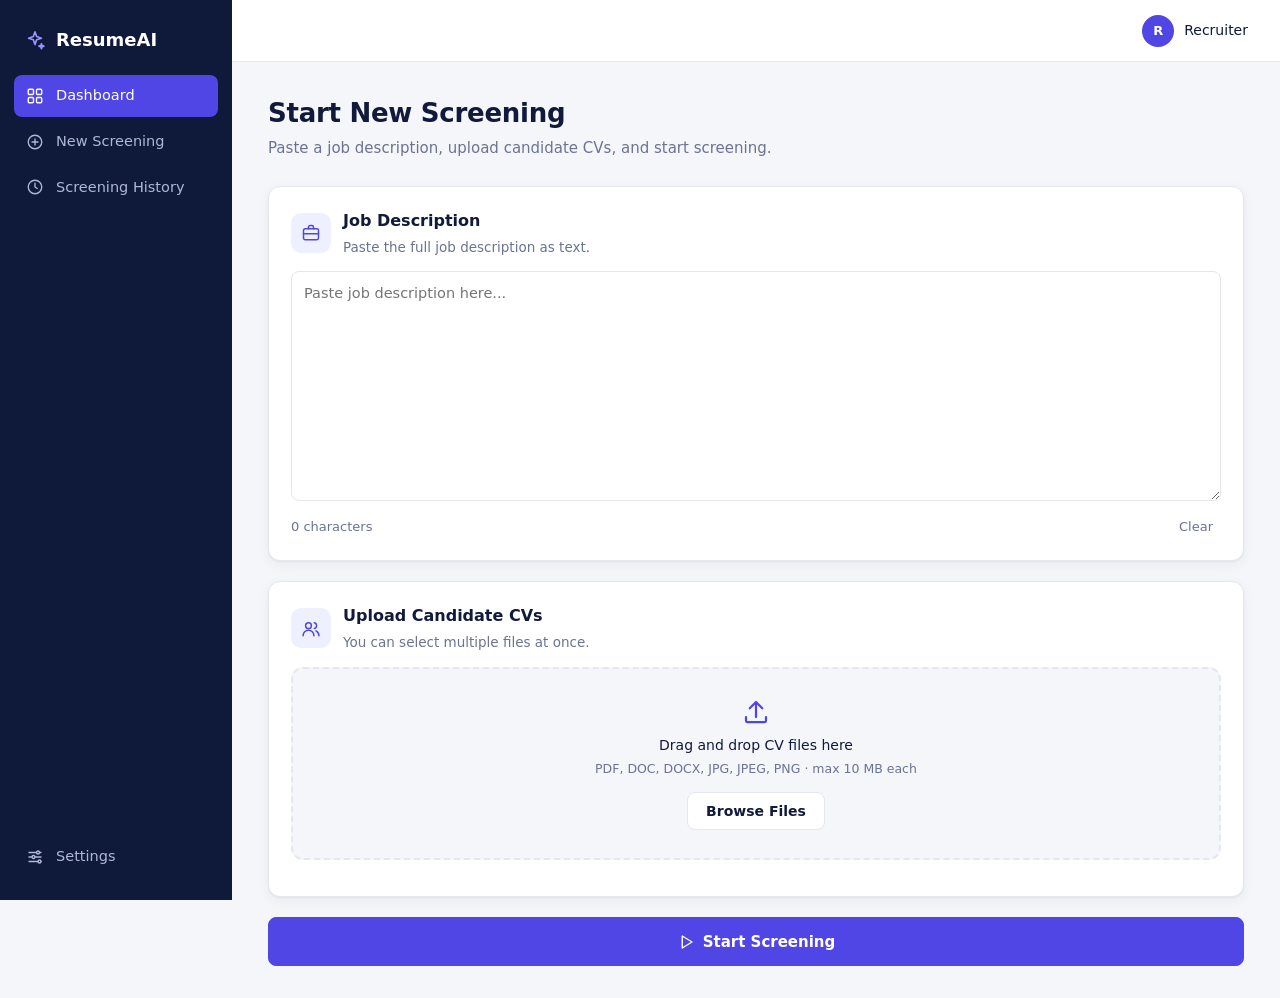
<file: frontend/index.html>
<!DOCTYPE html>
<html lang="en">
<head>
  <meta charset="UTF-8">
  <meta name="viewport" content="width=device-width, initial-scale=1.0">
  <title>Dashboard · ResumeAI</title>
  <link rel="stylesheet" href="style.css">
  <script src="script.js" defer></script>
</head>
<body data-page="dashboard">
  <div class="app">
    <aside class="sidebar" id="sidebar"></aside>

    <div class="main">
      <header class="topbar">
        <div class="user-chip"><span class="avatar" id="userAvatar">R</span><span id="userName">Recruiter</span></div>
      </header>

      <main class="content" id="new">
        <h1 class="page-title">Start New Screening</h1>
        <p class="page-subtitle">Paste a job description, upload candidate CVs, and start screening.</p>

        <div id="formMessage" class="hidden"></div>

        <div class="stack">
          <!-- Job description: TEXT ONLY -->
          <section class="card">
            <div class="card-head">
              <span class="card-icon"><i data-icon="briefcase"></i></span>
              <div>
                <h2 class="card-title">Job Description</h2>
                <p class="card-desc" style="margin:0">Paste the full job description as text.</p>
              </div>
            </div>
            <textarea id="jobDescription" placeholder="Paste job description here..." aria-label="Job description"></textarea>
            <div class="textarea-meta">
              <span><span id="charCount">0</span> characters</span>
              <button type="button" class="btn btn-text" id="clearJd">Clear</button>
            </div>
          </section>

          <!-- CV upload -->
          <section class="card">
            <div class="card-head">
              <span class="card-icon"><i data-icon="users"></i></span>
              <div>
                <h2 class="card-title">Upload Candidate CVs</h2>
                <p class="card-desc" style="margin:0">You can select multiple files at once.</p>
              </div>
            </div>

            <div class="dropzone" id="dropzone">
              <i data-icon="upload"></i>
              <p>Drag and drop CV files here</p>
              <p class="hint" id="formatHint">PDF, DOC, DOCX, JPG, JPEG, PNG</p>
              <button type="button" class="btn" id="browseBtn">Browse Files</button>
              <input type="file" id="fileInput" multiple class="hidden" accept=".pdf,.doc,.docx,.jpg,.jpeg,.png">
            </div>

            <div class="file-count" id="fileCount"></div>
            <ul class="file-list" id="fileList"></ul>
          </section>

          <button type="button" class="btn btn-primary btn-lg" id="startBtn"><i data-icon="play"></i> Start Screening</button>
        </div>
      </main>
    </div>
  </div>
</body>
</html>
</file>
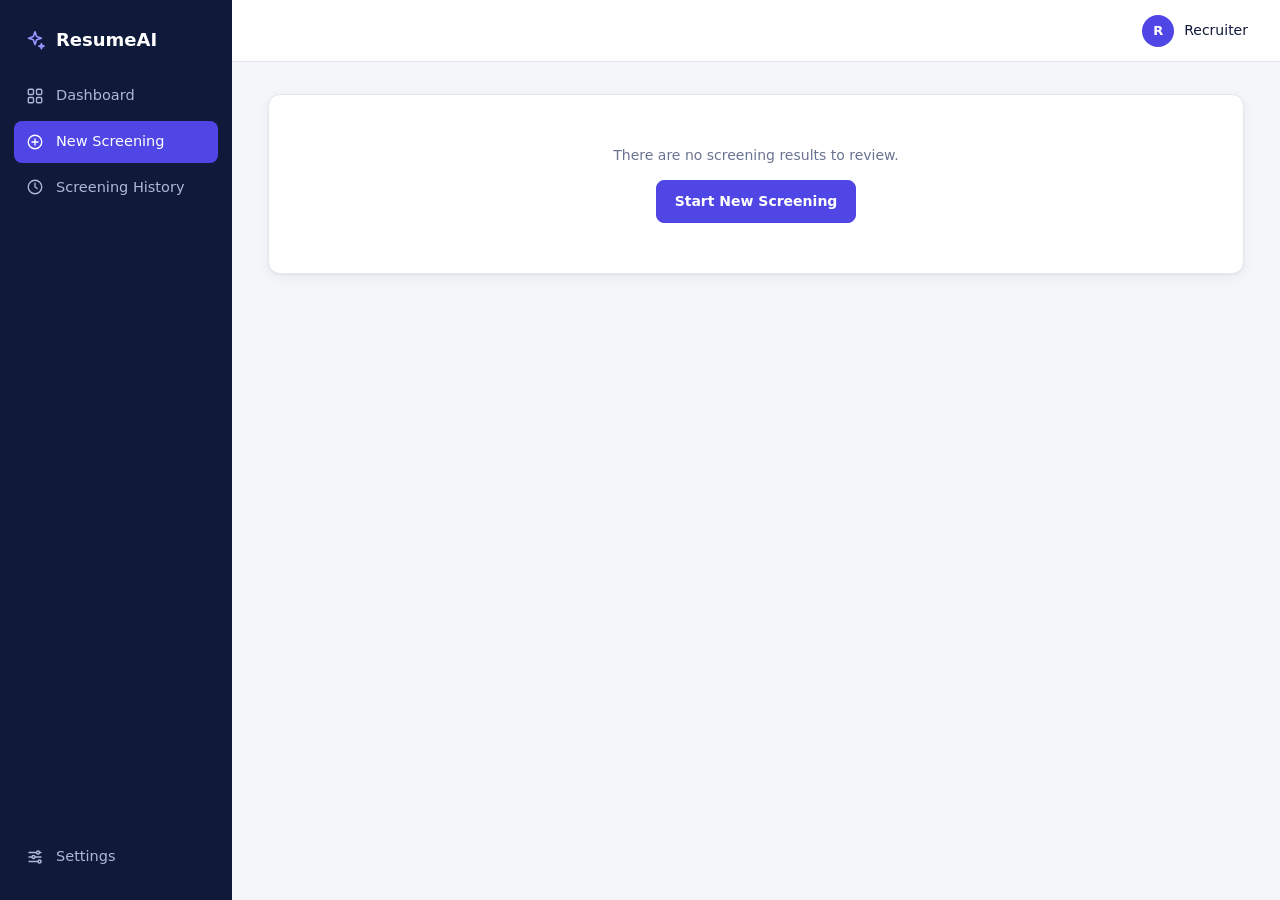
<file: frontend/candidate.html>
<!DOCTYPE html>
<html lang="en">
<head>
  <meta charset="UTF-8">
  <meta name="viewport" content="width=device-width, initial-scale=1.0">
  <title>Candidate Review · ResumeAI</title>
  <link rel="stylesheet" href="style.css">
  <script src="script.js" defer></script>
</head>
<body data-page="candidate">
  <div class="app">
    <aside class="sidebar" id="sidebar"></aside>

    <div class="main">
      <header class="topbar">
        <div class="user-chip"><span class="avatar" id="userAvatar">R</span><span id="userName">Recruiter</span></div>
      </header>

      <main class="content">
        <div id="reviewContent">
          <div class="review-top">
            <a href="summary.html" class="back-link"><i data-icon="arrow-left"></i> Summary</a>
            <span class="counter" id="candCounter">Candidate</span>
            <span style="width:70px"></span>
          </div>

          <div id="reviewMessage" class="hidden"></div>

          <div class="stack">
            <!-- Profile -->
            <section class="card profile-card">
              <div class="profile-avatar" id="candAvatar">?</div>
              <div class="profile-main">
                <div class="profile-name" id="candName">Candidate Name</div>
                <div class="profile-role" id="candRole">Job Role</div>
                <div class="profile-meta">
                  <span><i data-icon="briefcase"></i> Experience: <strong id="candExperience">—</strong></span>
                  <span><i data-icon="pin"></i> Location: <strong id="candLocation">—</strong></span>
                </div>
              </div>
              <div class="score-ring" id="scoreRing">
                <div class="score-inner"><span class="score-value" id="candScore">—</span><span class="score-label">Match Score</span></div>
              </div>
            </section>

            <!-- Skills -->
            <div class="grid-2">
              <section class="card">
                <div class="section-title">Matched Skills <span class="count" id="matchedCount"></span></div>
                <div class="chips" id="matchedSkills"><span class="empty-inline">Waiting for results.</span></div>
              </section>
              <section class="card">
                <div class="section-title">Missing Skills <span class="count" id="missingCount"></span></div>
                <div class="chips" id="missingSkills"><span class="empty-inline">Waiting for results.</span></div>
              </section>
            </div>

            <!-- Experience + explanation -->
            <div class="grid-2">
              <section class="card">
                <div class="section-title">Experience</div>
                <p class="explain-text" id="expSummary">—</p>
              </section>
              <section class="card explain-card">
                <div class="section-title"><i data-icon="sparkle"></i> AI Explanation</div>
                <p class="explain-text" id="aiExplanation">—</p>
              </section>
            </div>

            <div class="action-row">
              <button type="button" class="btn" id="prevBtn" disabled><i data-icon="arrow-left"></i> Previous Candidate</button>
              <button type="button" class="btn" id="resumeBtn" disabled><i data-icon="file"></i> View Resume</button>
              <button type="button" class="btn btn-primary" id="nextBtn">Next Candidate <i data-icon="arrow-right"></i></button>
            </div>
          </div>
        </div>

        <section class="card hidden" id="noScreening">
          <div class="empty-state">
            <p>There are no screening results to review.</p>
            <p style="margin-top:14px"><a href="index.html" class="btn btn-primary">Start New Screening</a></p>
          </div>
        </section>
      </main>
    </div>
  </div>
</body>
</html>
</file>
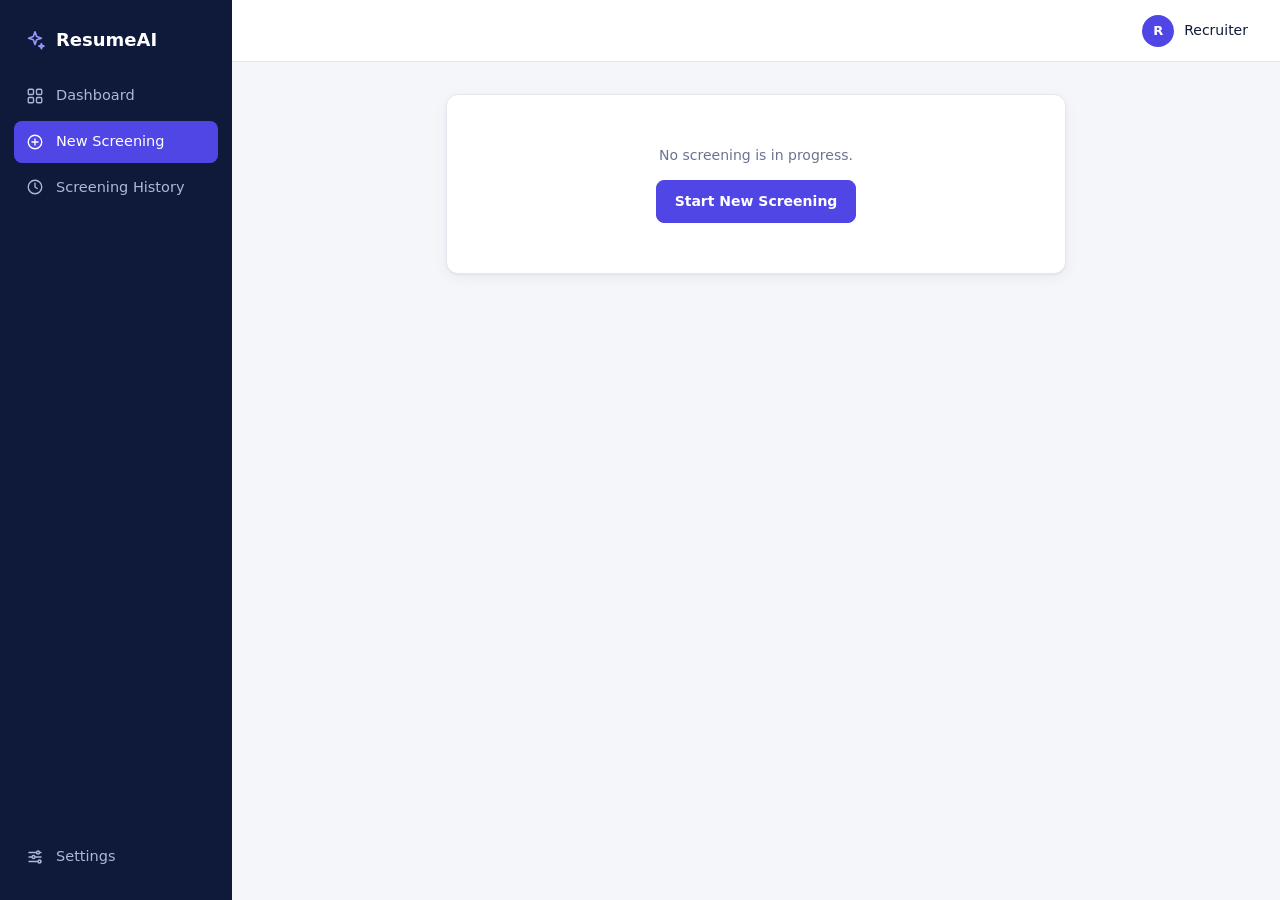
<file: frontend/screening.html>
<!DOCTYPE html>
<html lang="en">
<head>
  <meta charset="UTF-8">
  <meta name="viewport" content="width=device-width, initial-scale=1.0">
  <title>Analyzing · ResumeAI</title>
  <link rel="stylesheet" href="style.css">
  <script src="script.js" defer></script>
</head>
<body data-page="screening">
  <div class="app">
    <aside class="sidebar" id="sidebar"></aside>

    <div class="main">
      <header class="topbar">
        <div class="user-chip"><span class="avatar" id="userAvatar">R</span><span id="userName">Recruiter</span></div>
      </header>

      <main class="content">
        <div class="process-wrap">
          <div id="processContent">
            <div class="process-head">
              <h1 class="page-title">Analyzing Candidates</h1>
              <p class="page-subtitle" style="margin-bottom:0" id="statusMessage">Please keep this page open.</p>
            </div>

            <div id="processMessage" class="hidden"></div>

            <section class="card">
              <div class="progress-bar"><div class="progress-fill" id="progressFill"></div></div>
              <ul class="steps" id="steps">
                <li class="step" data-step="readingJobDescription"><span class="step-dot"></span><span class="step-label">Reading Job Description</span><span class="step-state">Waiting</span></li>
                <li class="step" data-step="uploadingCvs"><span class="step-dot"></span><span class="step-label">Uploading CVs</span><span class="step-state">Waiting</span></li>
                <li class="step" data-step="extractingInformation"><span class="step-dot"></span><span class="step-label">Extracting Information</span><span class="step-state">Waiting</span></li>
                <li class="step" data-step="matchingSkills"><span class="step-dot"></span><span class="step-label">Matching Skills</span><span class="step-state">Waiting</span></li>
                <li class="step" data-step="calculatingScore"><span class="step-dot"></span><span class="step-label">Calculating Score</span><span class="step-state">Waiting</span></li>
                <li class="step" data-step="generatingExplanation"><span class="step-dot"></span><span class="step-label">Generating Explanation</span><span class="step-state">Waiting</span></li>
              </ul>
            </section>

            <p class="footnote hidden" id="retryLink"><a href="index.html" class="btn btn-sm">Back to Dashboard</a></p>
          </div>

          <section class="card hidden" id="noScreening">
            <div class="empty-state">
              <p>No screening is in progress.</p>
              <p style="margin-top:14px"><a href="index.html" class="btn btn-primary">Start New Screening</a></p>
            </div>
          </section>
        </div>
      </main>
    </div>
  </div>
</body>
</html>
</file>
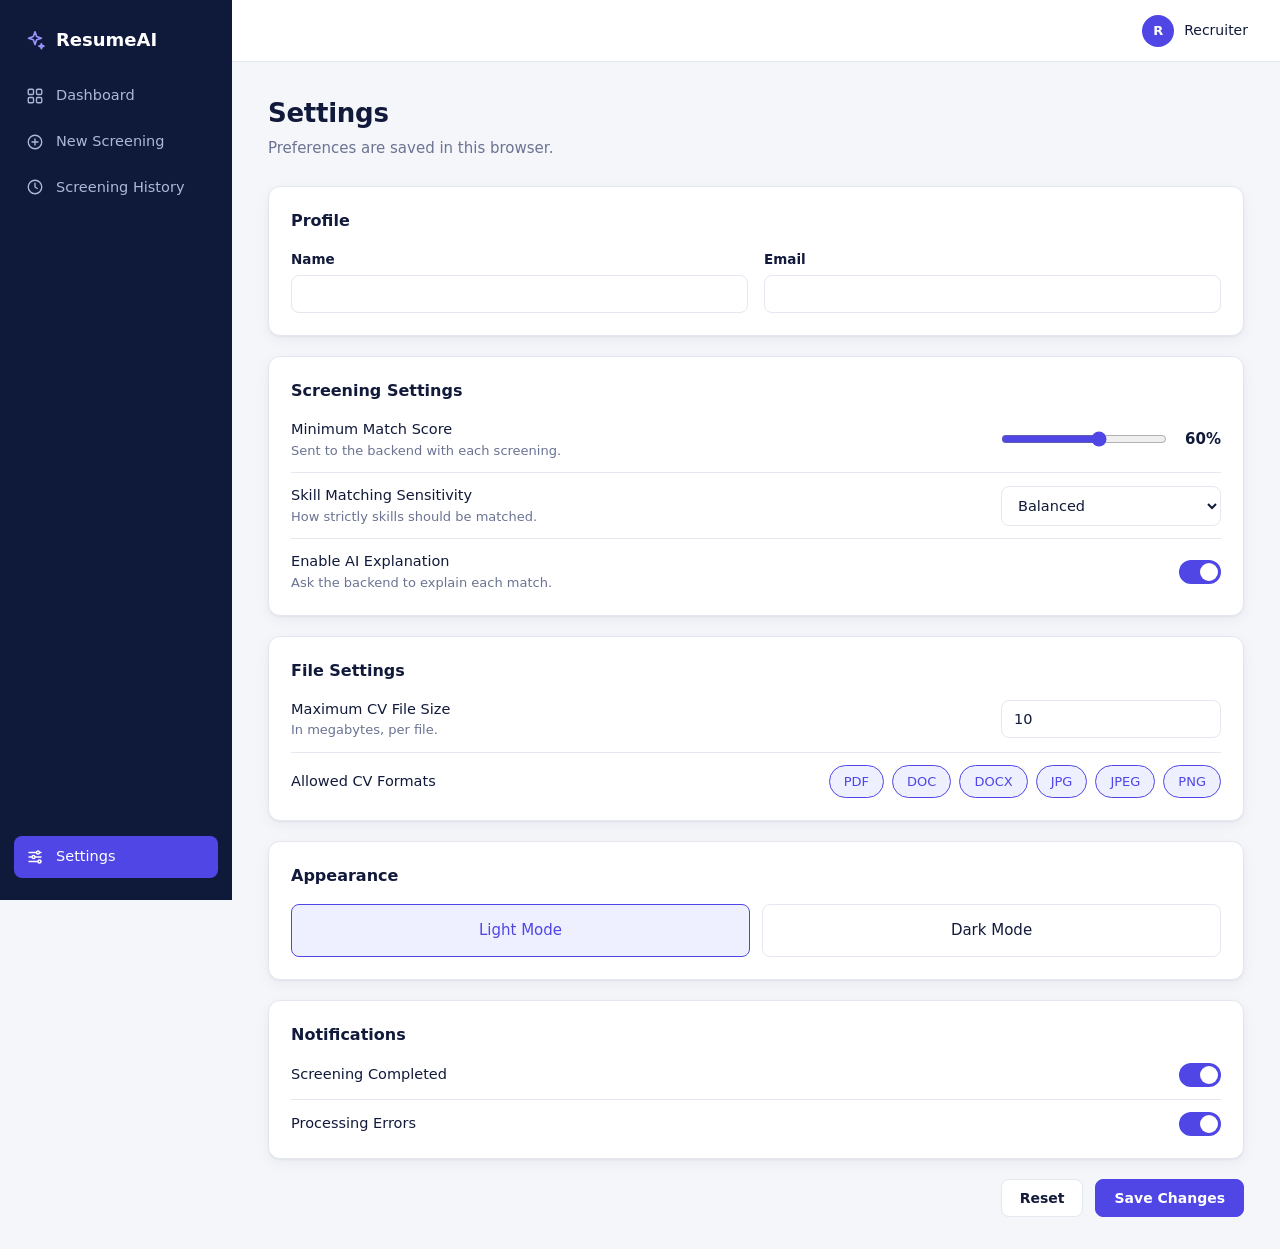
<file: frontend/settings.html>
<!DOCTYPE html>
<html lang="en">
<head>
  <meta charset="UTF-8">
  <meta name="viewport" content="width=device-width, initial-scale=1.0">
  <title>Settings · ResumeAI</title>
  <link rel="stylesheet" href="style.css">
  <script src="script.js" defer></script>
</head>
<body data-page="settings">
  <div class="app">
    <aside class="sidebar" id="sidebar"></aside>

    <div class="main">
      <header class="topbar">
        <div class="user-chip"><span class="avatar" id="userAvatar">R</span><span id="userName">Recruiter</span></div>
      </header>

      <main class="content">
        <h1 class="page-title">Settings</h1>
        <p class="page-subtitle">Preferences are saved in this browser.</p>

        <div id="settingsMessage" class="hidden"></div>

        <section class="card settings-section">
          <h2>Profile</h2>
          <div class="form-grid">
            <div><label class="field-label" for="setName">Name</label><input type="text" id="setName" autocomplete="name"></div>
            <div><label class="field-label" for="setEmail">Email</label><input type="email" id="setEmail" autocomplete="email"></div>
          </div>
        </section>

        <section class="card settings-section">
          <h2>Screening Settings</h2>
          <div class="setting-row">
            <div><div class="setting-name">Minimum Match Score</div><div class="setting-help">Sent to the backend with each screening.</div></div>
            <div class="setting-control range-wrap">
              <input type="range" id="minScore" min="0" max="100" step="5" value="60">
              <span class="range-value" id="minScoreValue">60%</span>
            </div>
          </div>
          <div class="setting-row">
            <div><div class="setting-name">Skill Matching Sensitivity</div><div class="setting-help">How strictly skills should be matched.</div></div>
            <div class="setting-control">
              <select id="sensitivity">
                <option value="low">Low</option>
                <option value="balanced">Balanced</option>
                <option value="high">High</option>
              </select>
            </div>
          </div>
          <div class="setting-row">
            <div><div class="setting-name">Enable AI Explanation</div><div class="setting-help">Ask the backend to explain each match.</div></div>
            <label class="switch"><input type="checkbox" id="aiExplanation"><span class="slider"></span></label>
          </div>
        </section>

        <section class="card settings-section">
          <h2>File Settings</h2>
          <div class="setting-row">
            <div><div class="setting-name">Maximum CV File Size</div><div class="setting-help">In megabytes, per file.</div></div>
            <div class="setting-control"><input type="number" id="maxFileMB" min="1" max="100" step="1"></div>
          </div>
          <div class="setting-row">
            <div><div class="setting-name">Allowed CV Formats</div></div>
            <div class="check-group">
              <label class="check-pill"><input type="checkbox" name="format" value="pdf"><span>PDF</span></label>
              <label class="check-pill"><input type="checkbox" name="format" value="doc"><span>DOC</span></label>
              <label class="check-pill"><input type="checkbox" name="format" value="docx"><span>DOCX</span></label>
              <label class="check-pill"><input type="checkbox" name="format" value="jpg"><span>JPG</span></label>
              <label class="check-pill"><input type="checkbox" name="format" value="jpeg"><span>JPEG</span></label>
              <label class="check-pill"><input type="checkbox" name="format" value="png"><span>PNG</span></label>
            </div>
          </div>
        </section>

        <section class="card settings-section">
          <h2>Appearance</h2>
          <div class="theme-options">
            <label class="theme-option"><input type="radio" name="theme" value="light"><span>Light Mode</span></label>
            <label class="theme-option"><input type="radio" name="theme" value="dark"><span>Dark Mode</span></label>
          </div>
        </section>

        <section class="card settings-section">
          <h2>Notifications</h2>
          <div class="setting-row">
            <div><div class="setting-name">Screening Completed</div></div>
            <label class="switch"><input type="checkbox" id="notifyComplete"><span class="slider"></span></label>
          </div>
          <div class="setting-row">
            <div><div class="setting-name">Processing Errors</div></div>
            <label class="switch"><input type="checkbox" id="notifyErrors"><span class="slider"></span></label>
          </div>
        </section>

        <div class="settings-actions">
          <button type="button" class="btn" id="resetBtn">Reset</button>
          <button type="button" class="btn btn-primary" id="saveBtn">Save Changes</button>
        </div>
      </main>
    </div>
  </div>
</body>
</html>
</file>
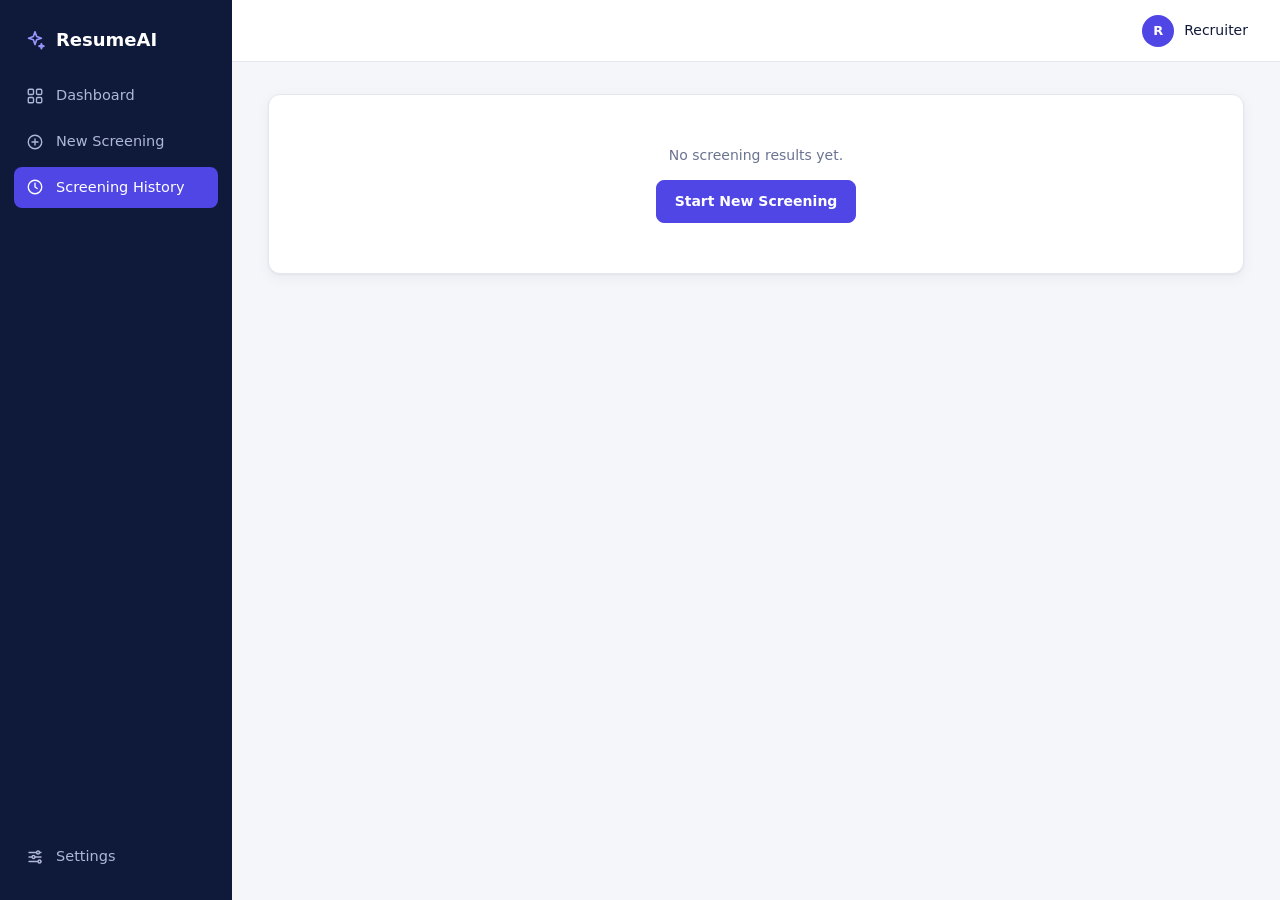
<file: frontend/summary.html>
<!DOCTYPE html>
<html lang="en">
<head>
  <meta charset="UTF-8">
  <meta name="viewport" content="width=device-width, initial-scale=1.0">
  <title>Summary · ResumeAI</title>
  <link rel="stylesheet" href="style.css">
  <script src="script.js" defer></script>
</head>
<body data-page="summary">
  <div class="app">
    <aside class="sidebar" id="sidebar"></aside>

    <div class="main">
      <header class="topbar">
        <div class="user-chip"><span class="avatar" id="userAvatar">R</span><span id="userName">Recruiter</span></div>
      </header>

      <main class="content">
        <div id="summaryContent">
          <h1 class="page-title">Screening Summary</h1>
          <p class="page-subtitle">Results for the most recent screening.</p>

          <div id="summaryMessage" class="hidden"></div>

          <div class="stats">
            <div class="card stat"><span class="card-icon"><i data-icon="users"></i></span><div><div class="stat-label">Total Candidates</div><div class="stat-value" id="statTotal">—</div></div></div>
            <div class="card stat"><span class="card-icon"><i data-icon="check"></i></span><div><div class="stat-label">Strong Matches</div><div class="stat-value" id="statStrong">—</div></div></div>
            <div class="card stat"><span class="card-icon"><i data-icon="trend"></i></span><div><div class="stat-label">Average Match</div><div class="stat-value" id="statAverage">—</div></div></div>
            <div class="card stat"><span class="card-icon"><i data-icon="star"></i></span><div><div class="stat-label">Top Match</div><div class="stat-value" id="statTop">—</div></div></div>
          </div>

          <section class="card">
            <h2 class="card-title" style="margin-bottom:10px">Candidate Results</h2>
            <ul class="result-list" id="resultList">
              <li class="empty-state">Results will appear here once the backend returns them.</li>
            </ul>
          </section>

          <p style="margin-top:20px"><a href="index.html" class="btn btn-primary btn-lg"><i data-icon="refresh"></i> Start New Screening</a></p>
        </div>

        <section class="card hidden" id="noScreening">
          <div class="empty-state">
            <p>No screening results yet.</p>
            <p style="margin-top:14px"><a href="index.html" class="btn btn-primary">Start New Screening</a></p>
          </div>
        </section>
      </main>
    </div>
  </div>
</body>
</html>
</file>
<file: frontend/style.css>
/* ==========================================================
   ResumeAI — shared stylesheet
   ========================================================== */

:root {
  --bg: #f5f6fa;
  --card: #ffffff;
  --border: #e4e7f0;
  --text: #111a3a;
  --muted: #6a7392;
  --accent: #4f46e5;
  --accent-hover: #4338ca;
  --accent-soft: #eef0ff;
  --sidebar: #0f1a3a;
  --sidebar-text: #aeb7d6;
  --sidebar-active: #4f46e5;
  --success: #12a06a;
  --success-soft: #e3f6ee;
  --warn: #c77a0a;
  --warn-soft: #fff3df;
  --danger: #d6455d;
  --danger-soft: #fdeaee;
  --radius: 12px;
  --radius-sm: 8px;
  --shadow: 0 1px 2px rgba(15, 26, 58, 0.05), 0 4px 14px rgba(15, 26, 58, 0.05);
  --font: "Inter", "Segoe UI", system-ui, -apple-system, Roboto, Arial, sans-serif;
}

[data-theme="dark"] {
  --bg: #0b1020;
  --card: #141b33;
  --border: #252e4d;
  --text: #e8ebf7;
  --muted: #98a2c3;
  --accent: #7c75f0;
  --accent-hover: #6a63e6;
  --accent-soft: #1f2547;
  --sidebar: #080d1d;
  --success-soft: #11332a;
  --warn-soft: #3a2c12;
  --danger-soft: #3a1a24;
  --shadow: 0 1px 2px rgba(0, 0, 0, 0.3), 0 4px 14px rgba(0, 0, 0, 0.25);
}

* { box-sizing: border-box; margin: 0; padding: 0; }

body {
  font-family: var(--font);
  background: var(--bg);
  color: var(--text);
  font-size: 15px;
  line-height: 1.5;
  -webkit-font-smoothing: antialiased;
}

a { color: inherit; text-decoration: none; }
button { font-family: inherit; cursor: pointer; }
.hidden { display: none !important; }

.icon { width: 18px; height: 18px; flex-shrink: 0; vertical-align: middle; }
i[data-icon] { display: inline-flex; }

/* ---------- Layout ---------- */

.app { display: flex; min-height: 100vh; }

.sidebar {
  width: 232px;
  background: var(--sidebar);
  color: var(--sidebar-text);
  padding: 22px 14px;
  display: flex;
  flex-direction: column;
  position: sticky;
  top: 0;
  height: 100vh;
  flex-shrink: 0;
}

.brand {
  display: flex;
  align-items: center;
  gap: 10px;
  color: #fff;
  font-weight: 700;
  font-size: 18px;
  padding: 4px 10px 22px;
}
.brand .icon { width: 22px; height: 22px; color: #9a94ff; }

.nav { display: flex; flex-direction: column; gap: 4px; }
.nav-bottom { margin-top: auto; }

.nav-link {
  display: flex;
  align-items: center;
  gap: 12px;
  padding: 10px 12px;
  border-radius: var(--radius-sm);
  color: var(--sidebar-text);
  font-size: 14.5px;
  font-weight: 500;
  transition: background 0.15s, color 0.15s;
}
.nav-link:hover { background: rgba(255, 255, 255, 0.07); color: #fff; }
.nav-link.active { background: var(--sidebar-active); color: #fff; }

.main { flex: 1; min-width: 0; display: flex; flex-direction: column; }

.topbar {
  height: 62px;
  background: var(--card);
  border-bottom: 1px solid var(--border);
  display: flex;
  align-items: center;
  justify-content: space-between;
  padding: 0 32px;
}

.user-chip { display: flex; align-items: center; gap: 10px; margin-left: auto; font-size: 14px; font-weight: 500; }
.avatar {
  width: 32px; height: 32px; border-radius: 50%;
  background: var(--accent); color: #fff;
  display: inline-flex; align-items: center; justify-content: center;
  font-size: 13px; font-weight: 600; flex-shrink: 0;
}

.content { padding: 32px; width: 100%; max-width: 1040px; margin: 0 auto; }

.page-title { font-size: 26px; font-weight: 700; letter-spacing: -0.01em; }
.page-subtitle { color: var(--muted); margin-top: 4px; margin-bottom: 26px; }

/* ---------- Cards ---------- */

.card {
  background: var(--card);
  border: 1px solid var(--border);
  border-radius: var(--radius);
  box-shadow: var(--shadow);
  padding: 22px;
}
.card-title { font-size: 16px; font-weight: 600; margin-bottom: 4px; }
.card-desc { color: var(--muted); font-size: 13.5px; margin-bottom: 16px; }

.grid-2 { display: grid; grid-template-columns: 1fr 1fr; gap: 20px; }
.stack { display: flex; flex-direction: column; gap: 20px; }

.card-head { display: flex; align-items: center; gap: 12px; margin-bottom: 14px; }
.card-icon {
  width: 40px; height: 40px; border-radius: 10px;
  background: var(--accent-soft); color: var(--accent);
  display: inline-flex; align-items: center; justify-content: center;
}
.card-icon .icon { width: 20px; height: 20px; }

/* ---------- Buttons ---------- */

.btn {
  display: inline-flex; align-items: center; justify-content: center; gap: 8px;
  padding: 10px 18px;
  border-radius: var(--radius-sm);
  border: 1px solid var(--border);
  background: var(--card);
  color: var(--text);
  font-size: 14px; font-weight: 600;
  transition: background 0.15s, border-color 0.15s, opacity 0.15s;
}
.btn:hover:not(:disabled) { background: var(--accent-soft); border-color: var(--accent); color: var(--accent); }
.btn:disabled { opacity: 0.5; cursor: not-allowed; }

.btn-primary { background: var(--accent); border-color: var(--accent); color: #fff; }
.btn-primary:hover:not(:disabled) { background: var(--accent-hover); border-color: var(--accent-hover); color: #fff; }

.btn-lg { padding: 14px 24px; font-size: 15px; width: 100%; }
.btn-sm { padding: 6px 12px; font-size: 13px; }
.btn-text { border: none; background: none; color: var(--muted); padding: 4px 8px; font-size: 13px; font-weight: 500; }
.btn-text:hover:not(:disabled) { background: none; color: var(--accent); border: none; }

/* ---------- Forms ---------- */

label.field-label { display: block; font-size: 13.5px; font-weight: 600; margin-bottom: 6px; }

textarea, input[type="text"], input[type="email"], input[type="number"], select {
  width: 100%;
  font-family: inherit; font-size: 14.5px;
  padding: 10px 12px;
  background: var(--card); color: var(--text);
  border: 1px solid var(--border);
  border-radius: var(--radius-sm);
  outline: none;
  transition: border-color 0.15s, box-shadow 0.15s;
}
textarea { resize: vertical; min-height: 230px; line-height: 1.55; }
textarea:focus, input:focus, select:focus { border-color: var(--accent); box-shadow: 0 0 0 3px var(--accent-soft); }

.textarea-meta { display: flex; justify-content: space-between; align-items: center; margin-top: 8px; font-size: 13px; color: var(--muted); }

/* ---------- Upload ---------- */

.dropzone {
  border: 2px dashed var(--border);
  border-radius: var(--radius);
  padding: 28px 16px;
  text-align: center;
  background: var(--bg);
  transition: border-color 0.15s, background 0.15s;
}
.dropzone.dragover { border-color: var(--accent); background: var(--accent-soft); }
.dropzone .icon { width: 30px; height: 30px; color: var(--accent); margin-bottom: 8px; }
.dropzone p { font-size: 14px; margin-bottom: 4px; }
.dropzone .hint { color: var(--muted); font-size: 12.5px; margin-bottom: 14px; }

.file-list { list-style: none; display: flex; flex-direction: column; gap: 8px; margin-top: 14px; max-height: 260px; overflow-y: auto; }
.file-item {
  display: flex; align-items: center; gap: 12px;
  padding: 10px 12px;
  border: 1px solid var(--border);
  border-radius: var(--radius-sm);
  background: var(--card);
}
.file-item .file-icon {
  width: 34px; height: 34px; border-radius: 8px;
  background: var(--accent-soft); color: var(--accent);
  display: inline-flex; align-items: center; justify-content: center; flex-shrink: 0;
}
.file-info { flex: 1; min-width: 0; }
.file-name { font-size: 14px; font-weight: 500; white-space: nowrap; overflow: hidden; text-overflow: ellipsis; }
.file-meta { font-size: 12.5px; color: var(--muted); }
.file-remove {
  border: none; background: none; color: var(--muted);
  width: 28px; height: 28px; border-radius: 6px;
  display: inline-flex; align-items: center; justify-content: center;
}
.file-remove:hover { background: var(--danger-soft); color: var(--danger); }
.file-count { font-size: 13px; color: var(--muted); margin-top: 12px; }

/* ---------- Banners / messages ---------- */

.banner {
  padding: 12px 14px; border-radius: var(--radius-sm);
  font-size: 14px; margin-bottom: 18px;
  display: flex; gap: 10px; align-items: flex-start;
}
.banner-error { background: var(--danger-soft); color: var(--danger); }
.banner-info { background: var(--accent-soft); color: var(--accent); }
.banner ul { margin: 4px 0 0 18px; }

.empty-state { color: var(--muted); font-size: 14px; text-align: center; padding: 28px 12px; }
.empty-inline { color: var(--muted); font-size: 13.5px; }

.toast {
  position: fixed; bottom: 24px; right: 24px;
  background: var(--sidebar); color: #fff;
  padding: 12px 18px; border-radius: var(--radius-sm);
  font-size: 14px; box-shadow: var(--shadow);
  opacity: 0; transform: translateY(8px);
  transition: opacity 0.2s, transform 0.2s;
  pointer-events: none; z-index: 50;
}
.toast.show { opacity: 1; transform: none; }

/* ---------- Processing ---------- */

.process-wrap { max-width: 620px; margin: 0 auto; }
.process-head { text-align: center; margin-bottom: 26px; }

.progress-bar { height: 8px; background: var(--accent-soft); border-radius: 99px; overflow: hidden; margin-bottom: 22px; }
.progress-fill { height: 100%; width: 0; background: var(--accent); border-radius: 99px; transition: width 0.4s ease; }

.steps { list-style: none; display: flex; flex-direction: column; }
.step { display: flex; align-items: center; gap: 14px; padding: 12px 0; border-bottom: 1px solid var(--border); }
.step:last-child { border-bottom: none; }
.step-dot {
  width: 28px; height: 28px; border-radius: 50%;
  border: 2px solid var(--border);
  display: inline-flex; align-items: center; justify-content: center;
  color: transparent; flex-shrink: 0;
}
.step-dot .icon { width: 14px; height: 14px; }
.step-label { flex: 1; font-weight: 500; color: var(--muted); }
.step-state { font-size: 12.5px; color: var(--muted); }

.step.active .step-dot { border-color: var(--accent); border-top-color: transparent; animation: spin 0.9s linear infinite; }
.step.active .step-label { color: var(--text); }
.step.active .step-state { color: var(--accent); }
.step.done .step-dot { background: var(--success); border-color: var(--success); color: #fff; }
.step.done .step-label { color: var(--text); }
.step.done .step-state { color: var(--success); }
.step.error .step-dot { background: var(--danger); border-color: var(--danger); color: #fff; }
.step.error .step-state { color: var(--danger); }

@keyframes spin { to { transform: rotate(360deg); } }

/* ---------- Candidate ---------- */

.review-top { display: flex; align-items: center; justify-content: space-between; margin-bottom: 18px; font-size: 14px; }
.back-link { display: inline-flex; align-items: center; gap: 6px; color: var(--muted); font-weight: 500; }
.back-link:hover { color: var(--accent); }
.counter { font-weight: 600; }

.profile-card { display: flex; align-items: center; gap: 20px; }
.profile-avatar {
  width: 72px; height: 72px; border-radius: 50%;
  background: var(--accent-soft); color: var(--accent);
  display: flex; align-items: center; justify-content: center;
  font-size: 24px; font-weight: 700; flex-shrink: 0;
}
.profile-main { flex: 1; min-width: 0; }
.profile-name { font-size: 22px; font-weight: 700; }
.profile-role { color: var(--muted); margin-bottom: 8px; }
.profile-meta { display: flex; gap: 20px; flex-wrap: wrap; font-size: 13.5px; color: var(--muted); }
.profile-meta span { display: inline-flex; align-items: center; gap: 6px; }

.score-ring {
  --pct: 0;
  width: 104px; height: 104px; border-radius: 50%;
  background: conic-gradient(var(--accent) calc(var(--pct) * 1%), var(--accent-soft) 0);
  display: flex; align-items: center; justify-content: center;
  flex-shrink: 0; position: relative;
}
.score-ring::before { content: ""; position: absolute; inset: 9px; background: var(--card); border-radius: 50%; }
.score-inner { position: relative; text-align: center; line-height: 1.15; }
.score-value { font-size: 22px; font-weight: 700; display: block; }
.score-label { font-size: 12px; color: var(--muted); }

.section-title { display: flex; align-items: center; gap: 10px; font-weight: 600; font-size: 15px; margin-bottom: 14px; }
.section-title .count { margin-left: auto; font-size: 12.5px; font-weight: 500; color: var(--muted); }

.chips { display: flex; flex-wrap: wrap; gap: 8px; }
.chip { padding: 5px 12px; border-radius: 99px; font-size: 13px; font-weight: 500; }
.chip-matched { background: var(--success-soft); color: var(--success); }
.chip-missing { background: var(--warn-soft); color: var(--warn); }

.explain-card { background: var(--accent-soft); border-color: transparent; }
.explain-text { font-size: 14.5px; white-space: pre-wrap; }

.action-row { display: flex; gap: 12px; margin-top: 4px; }
.action-row .btn { flex: 1; padding: 13px; }

/* ---------- Summary ---------- */

.stats { display: grid; grid-template-columns: repeat(4, 1fr); gap: 16px; margin-bottom: 26px; }
.stat { display: flex; align-items: center; gap: 14px; padding: 18px; }
.stat-label { font-size: 13px; color: var(--muted); }
.stat-value { font-size: 24px; font-weight: 700; line-height: 1.2; }

.result-list { list-style: none; display: flex; flex-direction: column; }
.result-row {
  display: flex; align-items: center; gap: 14px;
  padding: 12px 8px; border-bottom: 1px solid var(--border);
  border-radius: var(--radius-sm);
  transition: background 0.15s;
}
.result-row:last-child { border-bottom: none; }
.result-row:hover { background: var(--bg); }
.rank { width: 26px; height: 26px; border-radius: 50%; background: var(--accent-soft); color: var(--accent); font-size: 12.5px; font-weight: 700; display: inline-flex; align-items: center; justify-content: center; flex-shrink: 0; }
.result-avatar { width: 38px; height: 38px; border-radius: 50%; background: var(--accent-soft); color: var(--accent); font-weight: 600; font-size: 14px; display: inline-flex; align-items: center; justify-content: center; flex-shrink: 0; }
.result-main { flex: 1; min-width: 0; }
.result-name { font-weight: 600; font-size: 14.5px; }
.result-role { font-size: 13px; color: var(--muted); }
.score-pill { padding: 4px 12px; border-radius: 99px; background: var(--accent-soft); color: var(--accent); font-size: 13px; font-weight: 600; }
.result-row .icon { color: var(--muted); }

/* ---------- Settings ---------- */

.settings-section { margin-bottom: 20px; }
.settings-section h2 { font-size: 16px; font-weight: 600; margin-bottom: 16px; }
.form-grid { display: grid; grid-template-columns: 1fr 1fr; gap: 16px; }

.setting-row { display: flex; align-items: center; justify-content: space-between; gap: 16px; padding: 12px 0; border-bottom: 1px solid var(--border); }
.setting-row:last-child { border-bottom: none; padding-bottom: 0; }
.setting-row:first-of-type { padding-top: 0; }
.setting-name { font-weight: 500; font-size: 14.5px; }
.setting-help { font-size: 13px; color: var(--muted); }
.setting-control { width: 220px; flex-shrink: 0; }

.range-wrap { display: flex; align-items: center; gap: 12px; }
.range-wrap input[type="range"] { flex: 1; accent-color: var(--accent); }
.range-value { font-weight: 600; min-width: 42px; text-align: right; }

.switch { position: relative; width: 42px; height: 24px; flex-shrink: 0; }
.switch input { opacity: 0; width: 0; height: 0; }
.slider { position: absolute; inset: 0; background: var(--border); border-radius: 99px; cursor: pointer; transition: background 0.2s; }
.slider::before { content: ""; position: absolute; width: 18px; height: 18px; left: 3px; top: 3px; background: #fff; border-radius: 50%; transition: transform 0.2s; }
.switch input:checked + .slider { background: var(--accent); }
.switch input:checked + .slider::before { transform: translateX(18px); }
.switch input:focus-visible + .slider { box-shadow: 0 0 0 3px var(--accent-soft); }

.check-group { display: flex; flex-wrap: wrap; gap: 8px; }
.check-pill { position: relative; }
.check-pill input { position: absolute; opacity: 0; }
.check-pill span { display: inline-block; padding: 6px 14px; border: 1px solid var(--border); border-radius: 99px; font-size: 13px; font-weight: 500; cursor: pointer; }
.check-pill input:checked + span { background: var(--accent-soft); border-color: var(--accent); color: var(--accent); }

.theme-options { display: flex; gap: 12px; }
.theme-option { flex: 1; position: relative; }
.theme-option input { position: absolute; opacity: 0; }
.theme-option span { display: block; padding: 14px; text-align: center; border: 1px solid var(--border); border-radius: var(--radius-sm); font-weight: 500; cursor: pointer; }
.theme-option input:checked + span { border-color: var(--accent); background: var(--accent-soft); color: var(--accent); }

.settings-actions { display: flex; gap: 12px; justify-content: flex-end; }

/* ---------- Footer note ---------- */

.footnote { text-align: center; color: var(--muted); font-size: 12.5px; margin-top: 22px; }

/* ---------- Responsive ---------- */

@media (max-width: 860px) {
  .app { flex-direction: column; }
  .sidebar { width: 100%; height: auto; position: static; flex-direction: row; align-items: center; padding: 10px 14px; overflow-x: auto; gap: 8px; }
  .brand { padding: 0 8px 0 0; }
  .nav { flex-direction: row; }
  .nav-bottom { margin-top: 0; }
  .nav-link span { display: none; }
  .topbar { padding: 0 16px; }
  .content { padding: 20px 16px; }
  .grid-2, .form-grid { grid-template-columns: 1fr; }
  .stats { grid-template-columns: 1fr 1fr; }
  .profile-card { flex-wrap: wrap; }
  .action-row { flex-direction: column; }
  .setting-row { flex-direction: column; align-items: stretch; }
  .setting-control { width: 100%; }
}
</file>
